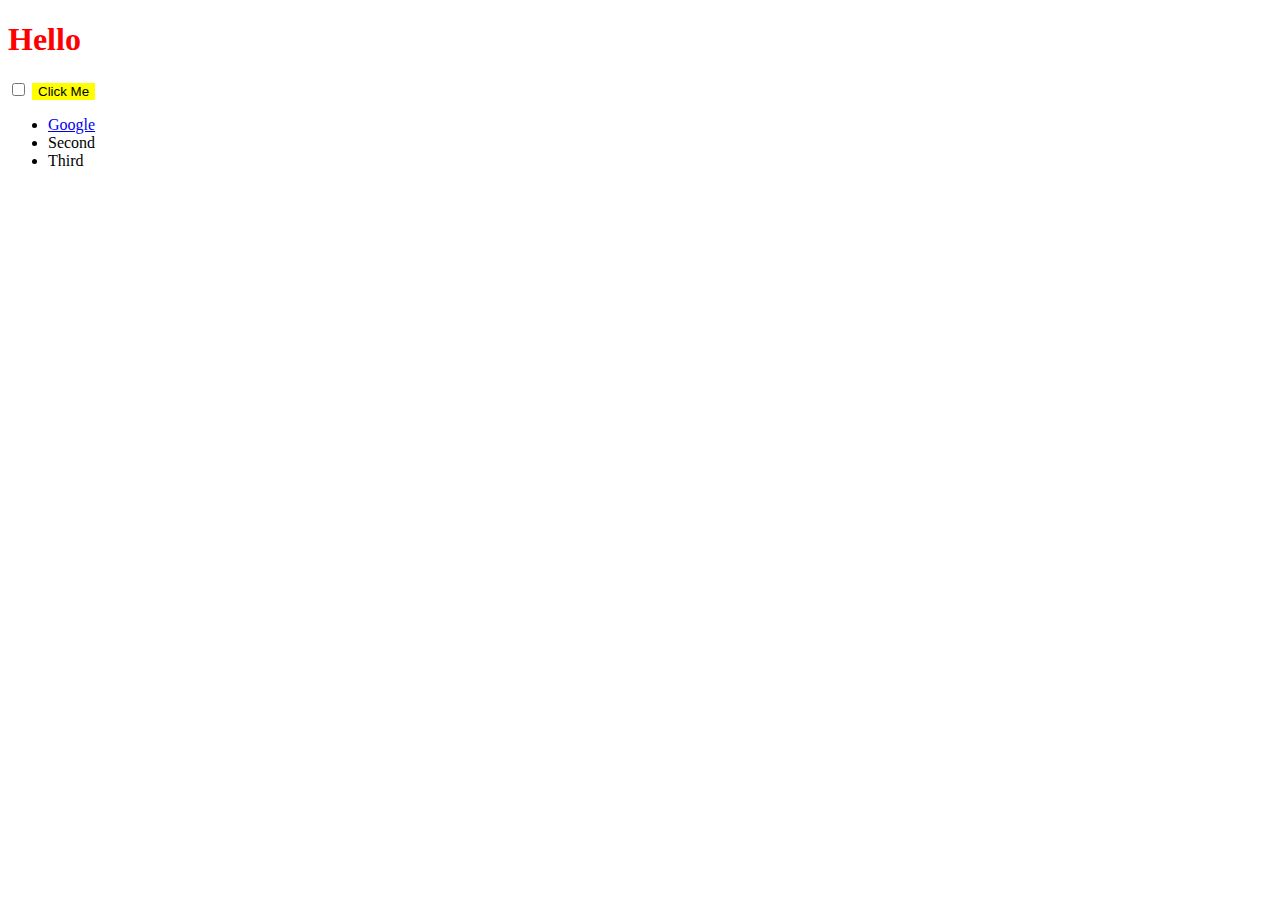
<file: DOM/index.html>
<!DOCTYPE html>
<html lang="en" dir="ltr">
  <head>
    <meta charset="utf-8">
    <title>My Website</title>
    <link rel="stylesheet" href="styles.css">

  </head>
  <body>

    <h1>Hello</h1>

    <input type="checkbox">

    <button style=":active color:red;">Click Me</button>

    <ul>
      <li class="list">
        <a href="https://www.google.com">Google</a>
      </li>
      <li class="list">Second</li>
      <li class="list">Third</li>
    </ul>

    <script src="index.js"></script>
  </body>

</html>
</file>
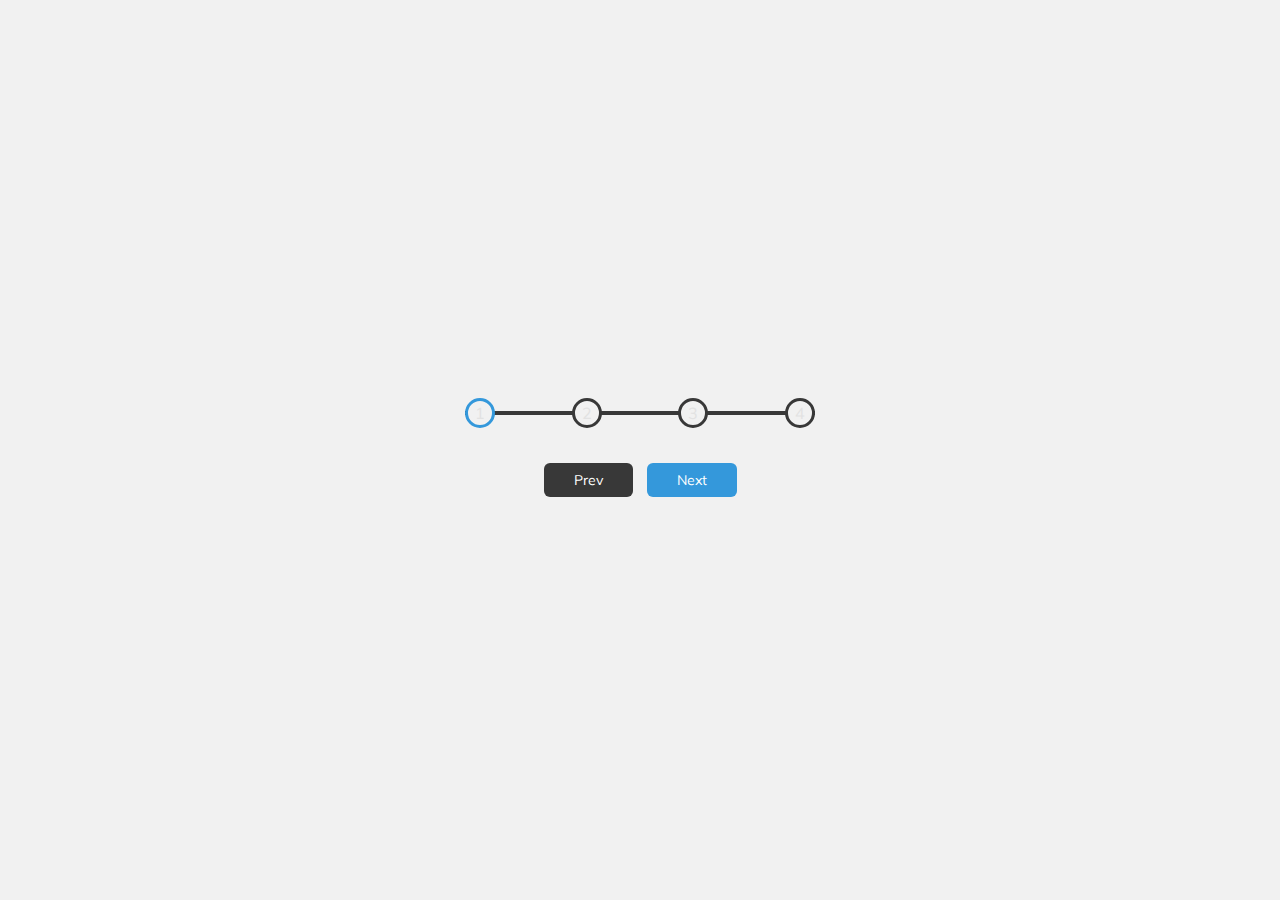
<file: Progress-steps/index.html>
<!DOCTYPE html>
<html lang="en">
  <head>
    <meta charset="UTF-8" />
    <meta name="viewport" content="width=device-width, initial-scale=1.0" />
    <link rel="stylesheet" href="style.css" />
    <title>Progress Steps</title>
  </head>
  <body>
    <div class="container">
      <div class="progress-container">
        <div class="progress" id="progress"></div>
        <div class="circle active">1</div>
        <div class="circle">2</div>
        <div class="circle">3</div>
        <div class="circle">4</div>
      </div>

      <button class="btn" id="prev" disabled>Prev</button>
      <button class="btn" id="next">Next</button>
    </div>
    <script src="script.js"></script>
  </body>
</html>
</file>
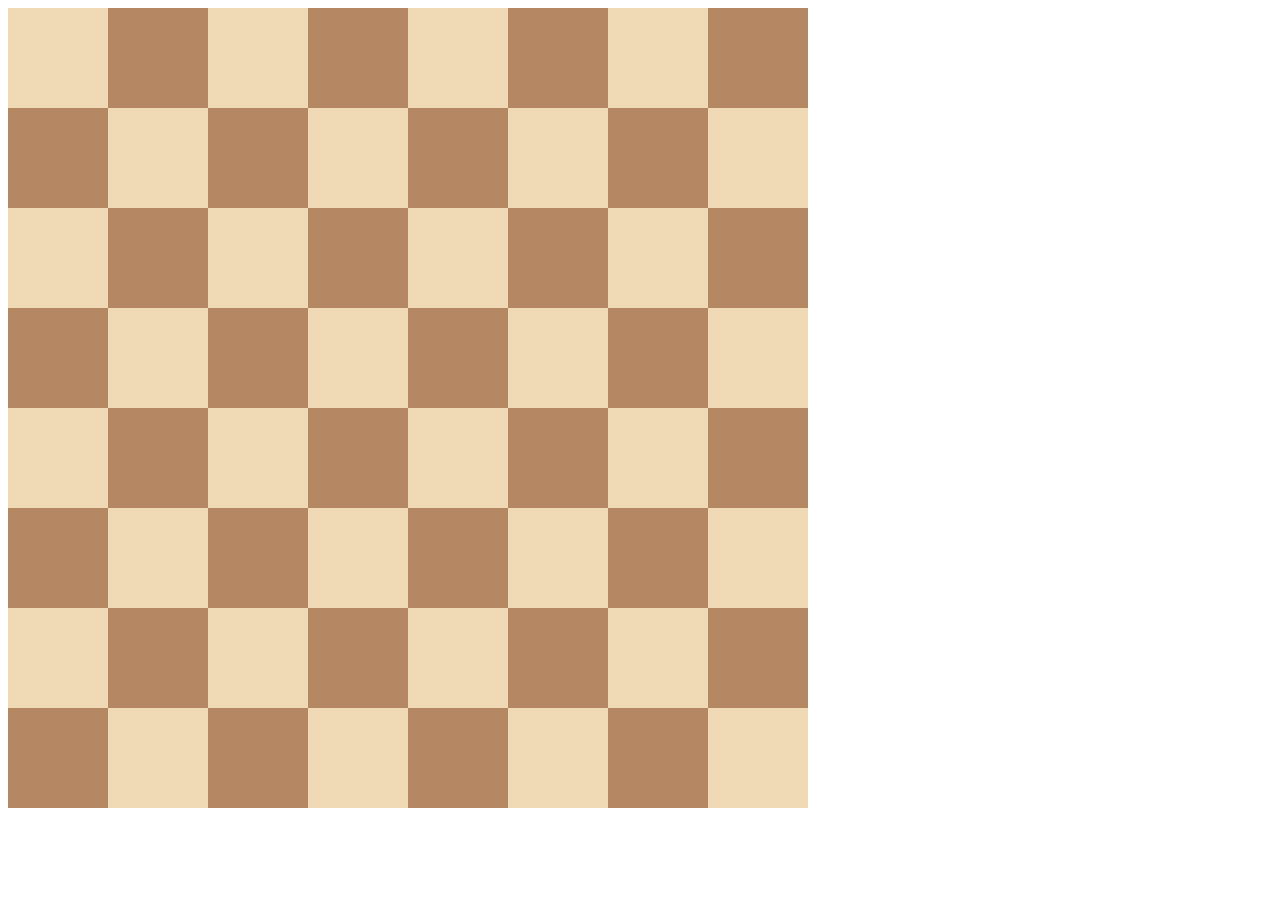
<file: Projects/10.0 Display Grid/index.html>
<!DOCTYPE html>
<html>

<head>
  <title>Chessboard</title>
  <style>
    /* Write your code here */
    /* Each square should be 100px by 100px */
    /* My colours for white: #f0d9b5, black: #b58863 */

    .container{
      display: grid;
      grid-template-columns: repeat(8, 100px);
      grid-template-rows: repeat(8, 100px);
    }

    
    .white {
      background-color: #f0d9b5;
    }

    .black {
      background-color: #b58863;
    }
    
  </style>
</head>

<body>
  <div class="container">
    <div class="white"></div>
    <div class="black"></div>
    <div class="white"></div>
    <div class="black"></div>
    <div class="white"></div>
    <div class="black"></div>
    <div class="white"></div>
    <div class="black"></div>
    <div class="black"></div>
    <div class="white"></div>
    <div class="black"></div>
    <div class="white"></div>
    <div class="black"></div>
    <div class="white"></div>
    <div class="black"></div>
    <div class="white"></div>
    <div class="white"></div>
    <div class="black"></div>
    <div class="white"></div>
    <div class="black"></div>
    <div class="white"></div>
    <div class="black"></div>
    <div class="white"></div>
    <div class="black"></div>
    <div class="black"></div>
    <div class="white"></div>
    <div class="black"></div>
    <div class="white"></div>
    <div class="black"></div>
    <div class="white"></div>
    <div class="black"></div>
    <div class="white"></div>
    <div class="white"></div>
    <div class="black"></div>
    <div class="white"></div>
    <div class="black"></div>
    <div class="white"></div>
    <div class="black"></div>
    <div class="white"></div>
    <div class="black"></div>
    <div class="black"></div>
    <div class="white"></div>
    <div class="black"></div>
    <div class="white"></div>
    <div class="black"></div>
    <div class="white"></div>
    <div class="black"></div>
    <div class="white"></div>
    <div class="white"></div>
    <div class="black"></div>
    <div class="white"></div>
    <div class="black"></div>
    <div class="white"></div>
    <div class="black"></div>
    <div class="white"></div>
    <div class="black"></div>
    <div class="black"></div>
    <div class="white"></div>
    <div class="black"></div>
    <div class="white"></div>
    <div class="black"></div>
    <div class="white"></div>
    <div class="black"></div>
    <div class="white"></div>
  </div>
</body>

</html>
</file>
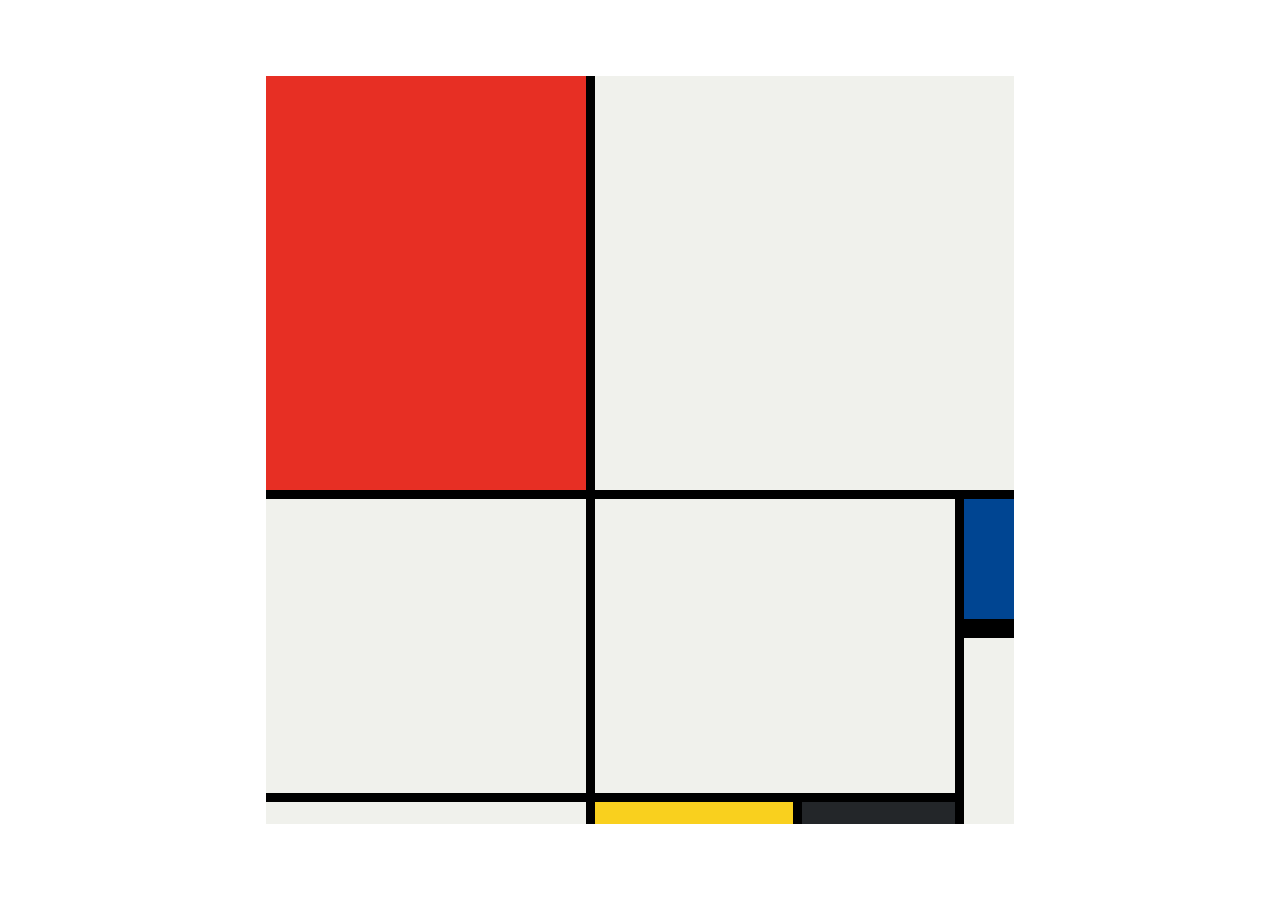
<file: Projects/10.3 Mondrian Project/index.html>
<!DOCTYPE html>
<html lang="en">

<head>
  <meta charset="UTF-8">
  <meta name="viewport" content="width=device-width, initial-scale=1.0">
  <title>Mondrian Project</title>
  <style>
    /* 
    Write your CSS here 
    Line Colour: #000
    White: #F0F1EC
    Red: #E72F24
    Black: #232629
    Blue: #004592
    Yellow: #F9D01E
    */
    body {
      display: flex;
      justify-content: center;
      align-items: center;
      height: 100vh;
      margin: 0;
      padding: 0;
    }

    .container {
      height: 748px;
      width: 748px;
      display: grid;
      background-color: #000;
      grid-template-columns: 320px 198px 153px 50px;
      grid-template-rows: 414px 130px 155px 22px;
      gap: 9px;
    }

    .item {
      background-color: #F0F1EC;
    }

    .red {
      background-color: #E72F24;
    }

    .white1 {
      grid-column: span 3;
    }

    .white2 {
      grid-row: span 2;
    }

    .white3 {
      grid-area: 2 / 2 / 4 /4
    }

    .blue {
      background-color: #004592;
      border-bottom: 10px solid #000;
    }

    .white4 {
      grid-row: span 2;
    }

    .yellow {
      background-color: #F9D01E;
    }

    .black {
      background-color: #232629;
    }
  </style>
</head>

<body>
  <!-- Write your HTML here -->

  <div class="container">
    <div class="item red"></div>
    <div class="item white1"></div>
    <div class="item white2"></div>
    <div class="item white3"></div>

    <div class="item blue"></div>
    <div class="item white4"></div>

    <div class="item"></div>
    <div class="item yellow"></div>
    <div class="item black"></div>
  </div>
</body>

</html>
</file>
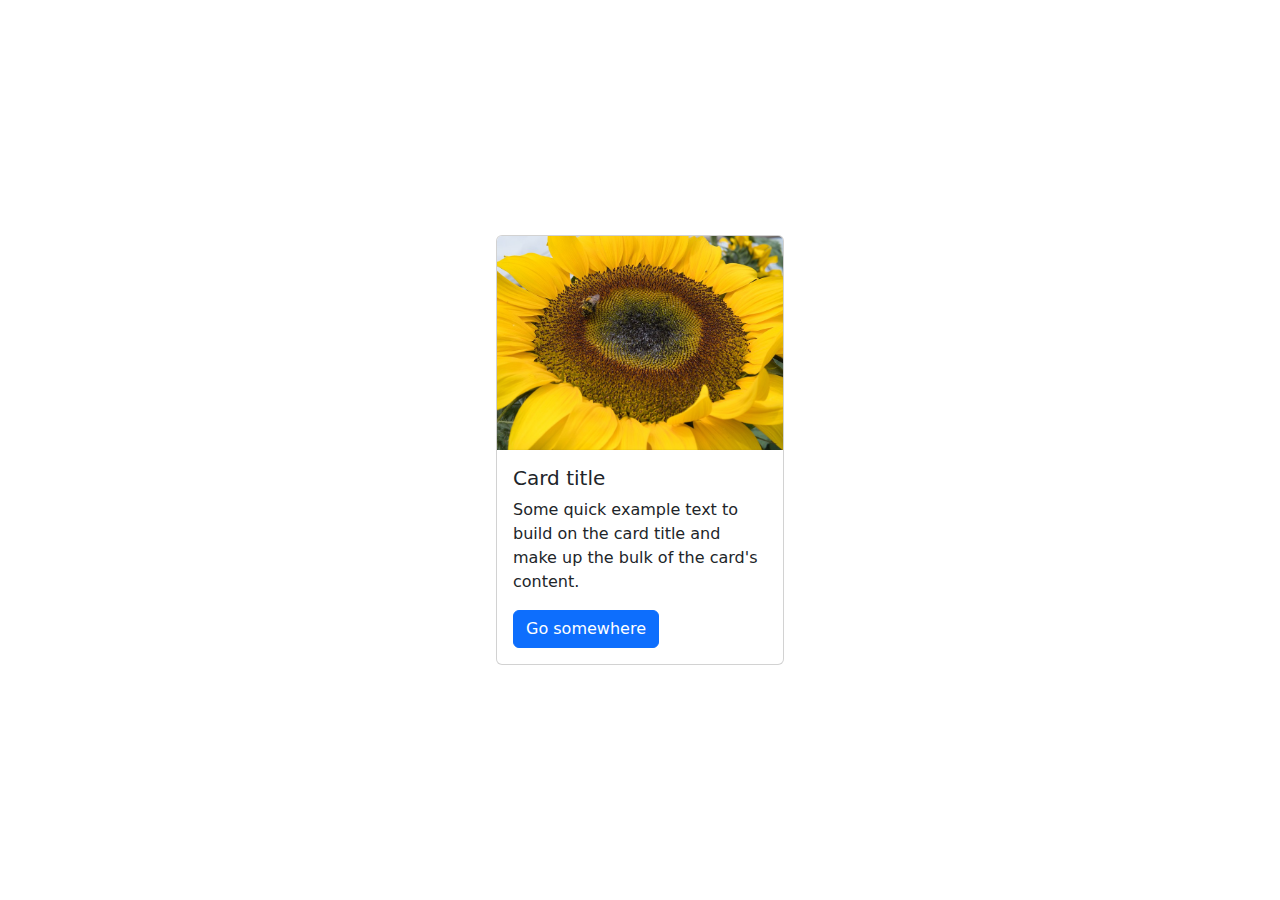
<file: Projects/11.0 Bootstrap Intro/index.html>
<!doctype html>
<html lang="en">

<head>
  <meta charset="utf-8">
  <meta name="viewport" content="width=device-width, initial-scale=1">
  <title>Bootstrap</title>

  <link href="https://cdn.jsdelivr.net/npm/bootstrap@5.3.3/dist/css/bootstrap.min.css" rel="stylesheet" integrity="sha384-QWTKZyjpPEjISv5WaRU9OFeRpok6YctnYmDr5pNlyT2bRjXh0JMhjY6hW+ALEwIH" crossorigin="anonymous">

  <style>
    /* TODO 4: Use flexbox to center the card in the vertical and horizontal center. */

    .flex-container {
      display: flex;
      justify-content: center;
      align-items: center;
      height: 100vh;
      width: 100%;
    }


  </style>
</head>

<body>
  
  <div class="flex-container">


    <div class="card" style="width: 18rem;">
      <img class="card-img-top" src="flower.jpg" alt="Card image cap">
      <div class="card-body">
        <h5 class="card-title">Card title</h5>
        <p class="card-text">Some quick example text to build on the card title and make up the bulk of the card's content.</p>
        <a href="#" class="btn btn-primary">Go somewhere</a>
      </div>
    </div>


  </div>


  <script src="https://cdn.jsdelivr.net/npm/bootstrap@5.3.3/dist/js/bootstrap.bundle.min.js" integrity="sha384-YvpcrYf0tY3lHB60NNkmXc5s9fDVZLESaAA55NDzOxhy9GkcIdslK1eN7N6jIeHz" crossorigin="anonymous"></script>

</body>

</html>
</file>
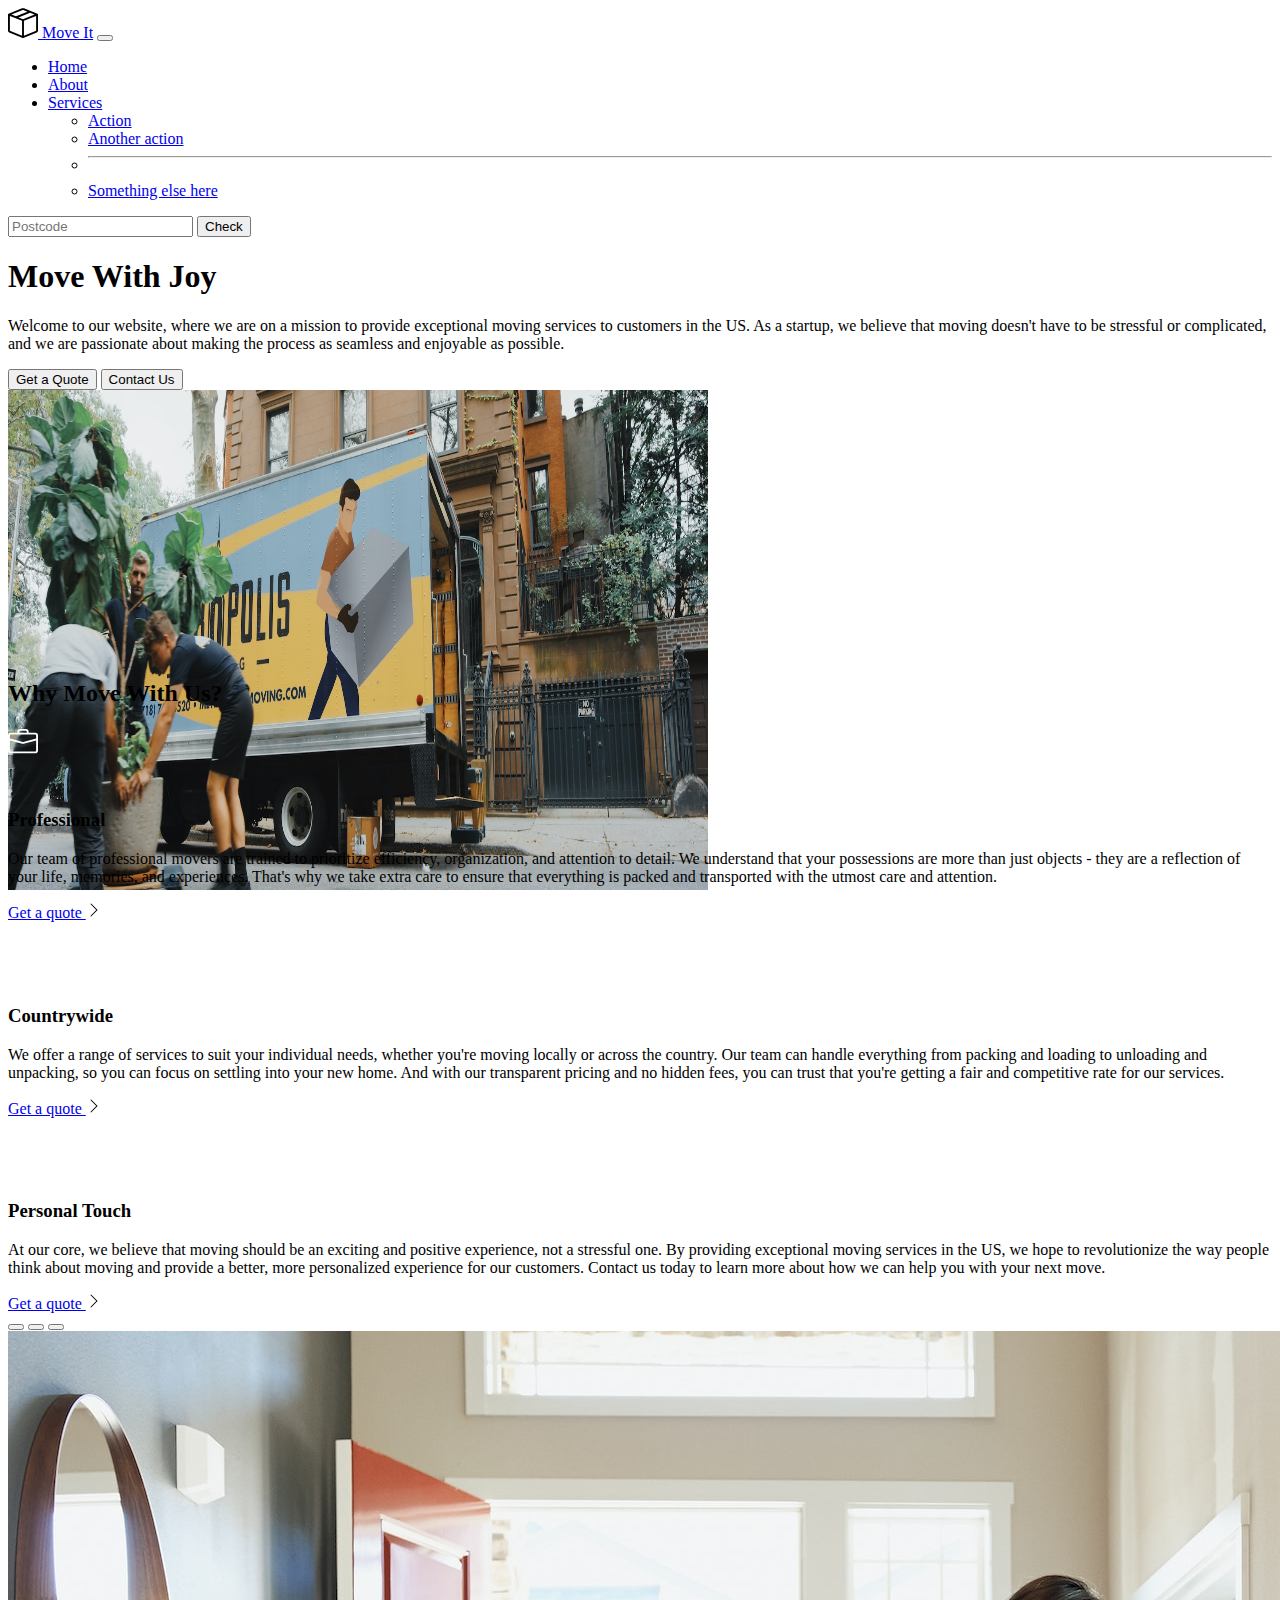
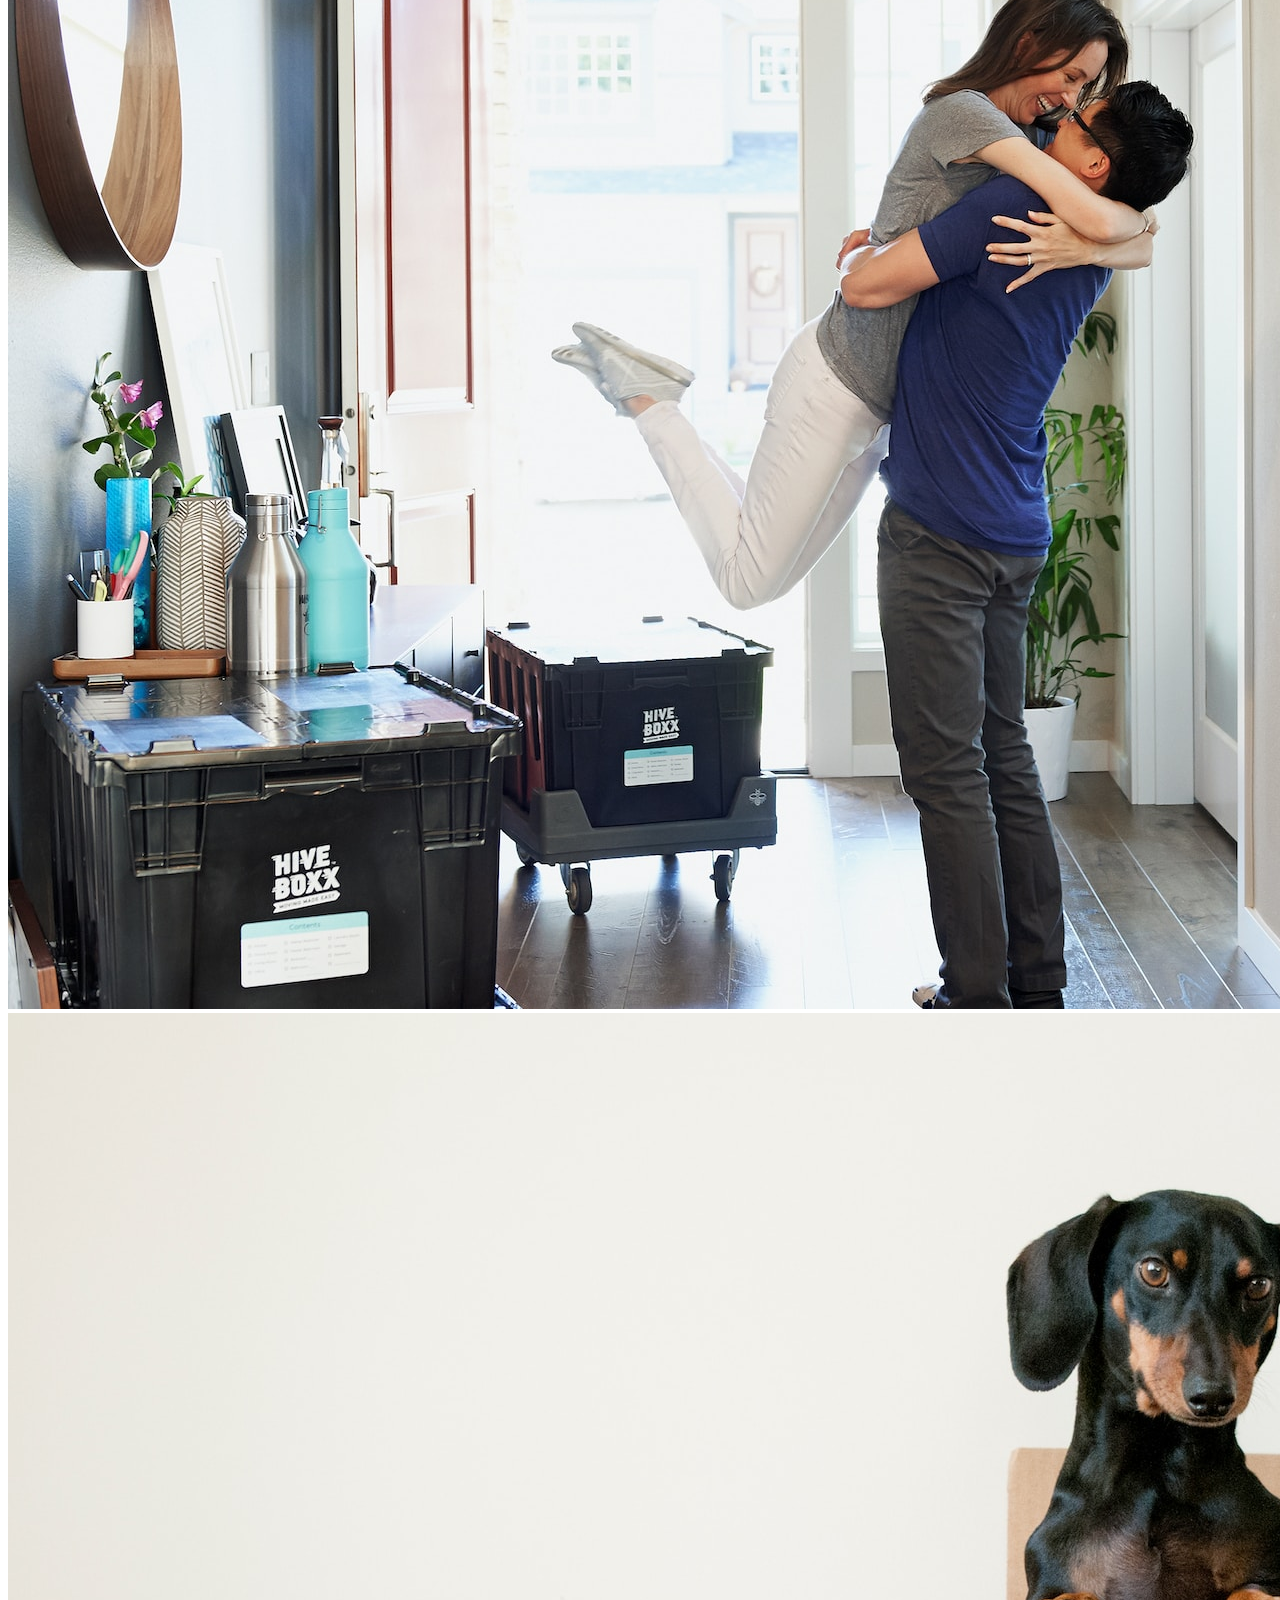
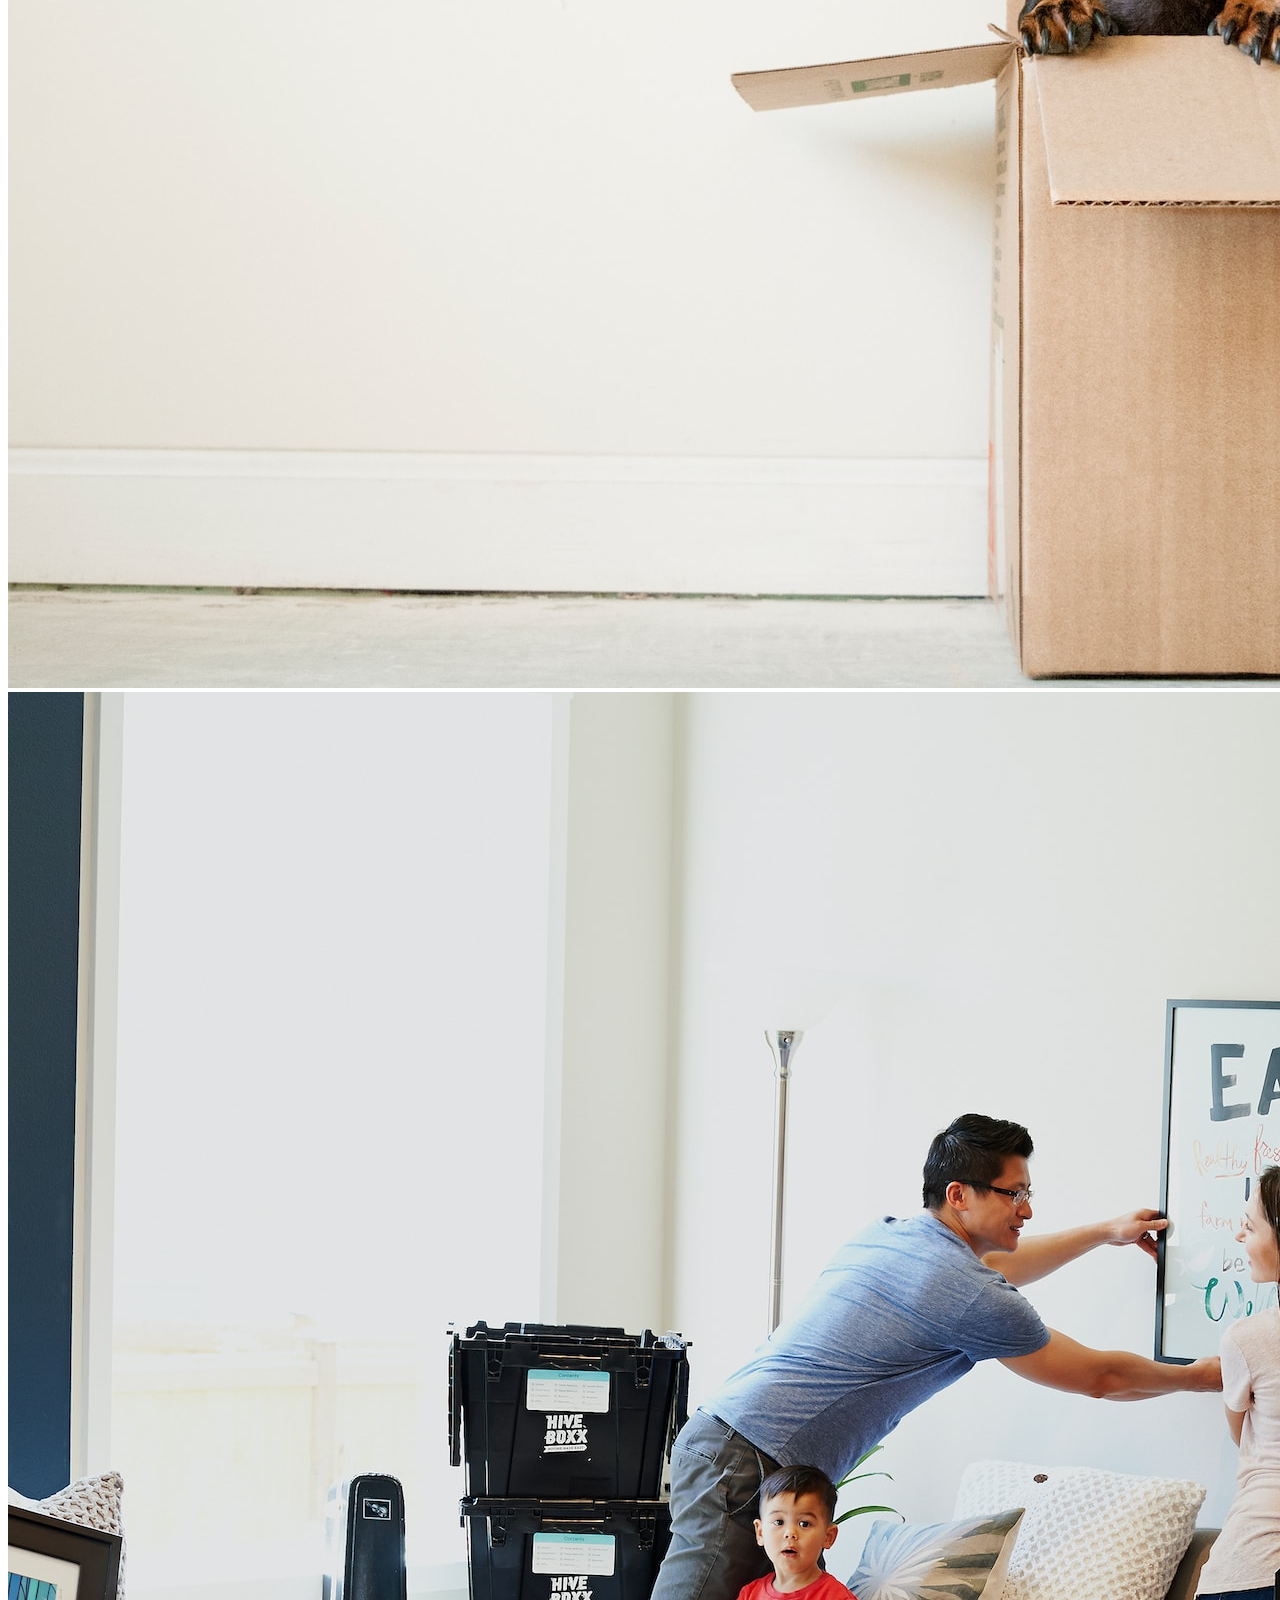
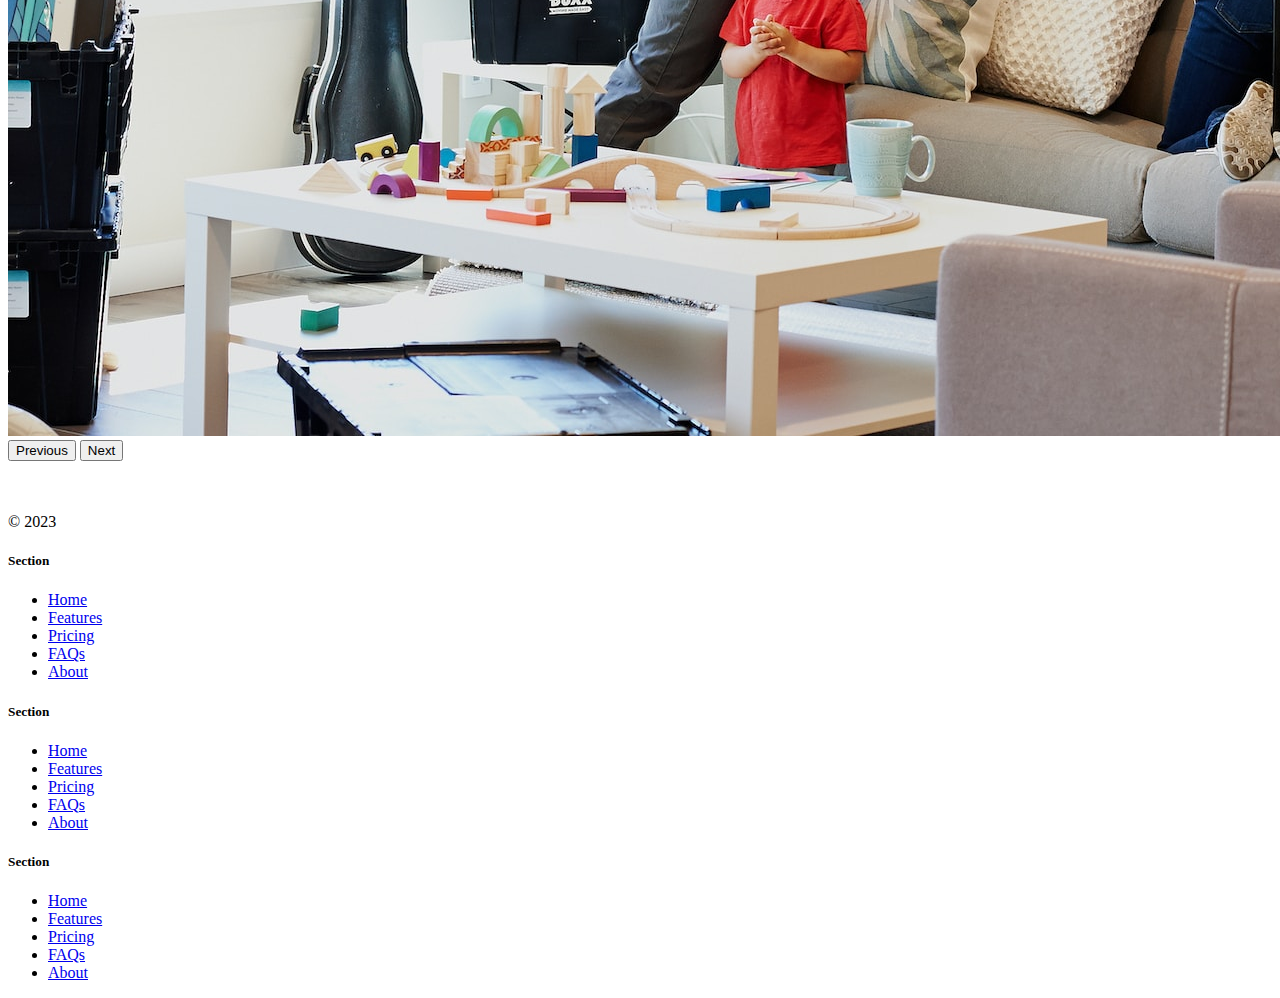
<file: Projects/11.2 Bootstrap Components/index.html>
<!DOCTYPE html>
<html lang="en">

<head>
  <meta charset="UTF-8">
  <meta name="viewport" content="width=device-width, initial-scale=1.0">
  <title>Bootstrap Components</title>
  <link href="https://cdn.jsdelivr.net/npm/bootstrap@5.3.0-alpha2/dist/css/bootstrap.min.css" rel="stylesheet"
    integrity="sha384-aFq/bzH65dt+w6FI2ooMVUpc+21e0SRygnTpmBvdBgSdnuTN7QbdgL+OapgHtvPp" crossorigin="anonymous">
  <style>
    .feature-icon {
      width: 4rem;
      height: 4rem;
      border-radius: 0.75rem;
    }
  </style>
</head>

<body>

  <nav class="navbar navbar-expand-lg bg-body-tertiary">
    <div class="container-fluid">
      <a class="navbar-brand" href="#"><img src="./box-seam.svg" alt="moveit brand icon" height="30"> Move It</a>
      <button class="navbar-toggler" type="button" data-bs-toggle="collapse" data-bs-target="#navbarSupportedContent"
        aria-controls="navbarSupportedContent" aria-expanded="false" aria-label="Toggle navigation">
        <span class="navbar-toggler-icon"></span>
      </button>
      <div class="collapse navbar-collapse" id="navbarSupportedContent">
        <ul class="navbar-nav me-auto mb-2 mb-lg-0">
          <li class="nav-item">
            <a class="nav-link active" aria-current="page" href="#">Home</a>
          </li>
          <li class="nav-item">
            <a class="nav-link" href="#">About</a>
          </li>
          <li class="nav-item dropdown">
            <a class="nav-link dropdown-toggle" href="#" role="button" data-bs-toggle="dropdown" aria-expanded="false">
              Services
            </a>
            <ul class="dropdown-menu">
              <li><a class="dropdown-item" href="#">Action</a></li>
              <li><a class="dropdown-item" href="#">Another action</a></li>
              <li>
                <hr class="dropdown-divider">
              </li>
              <li><a class="dropdown-item" href="#">Something else here</a></li>
            </ul>
          </li>
        </ul>
        <form class="d-flex" role="search">
          <input class="form-control me-2" type="search" placeholder="Postcode" aria-label="Search">
          <button class="btn btn-outline-success" type="submit">Check</button>
        </form>
      </div>
    </div>
  </nav>


  <div class="px-4 pt-5 my-5 text-center border-bottom">
    <h1 class="display-4 fw-bold text-body-emphasis">Move With Joy</h1>
    <div class="col-lg-6 mx-auto">
      <p class="lead mb-4">Welcome to our website, where we are on a mission to provide exceptional moving services to
        customers in the US. As a
        startup, we believe that moving doesn't have to be stressful or complicated, and we are passionate about making
        the
        process as seamless and enjoyable as possible.
      </p>
      <div class="d-grid gap-2 d-sm-flex justify-content-sm-center mb-5">
        <button type="button" class="btn btn-primary btn-lg px-4 me-sm-3">Get a Quote</button>
        <button type="button" class="btn btn-outline-secondary btn-lg px-4">Contact Us</button>
      </div>
    </div>
    <div class="overflow-hidden" style="max-height: 30vh;">
      <div class="container px-5">
        <img src="./moving-van.jpg" class="img-fluid border rounded-3 shadow-lg mb-4" alt="Example image" width="700"
          height="500" loading="lazy">
      </div>
    </div>
  </div>

  <div class="container px-4 py-5" id="featured-3">
    <h2 class="pb-2 border-bottom">Why Move With Us?</h2>
    <div class="row g-4 py-5 row-cols-1 row-cols-lg-3">
      <div class="feature col">
        <div
          class="feature-icon d-inline-flex align-items-center justify-content-center text-bg-primary bg-gradient fs-2 mb-3">
          <img src="./briefcase.svg" alt="briefcase" height="30">
        </div>
        <h3 class="fs-2">Professional</h3>
        <p>Our team of professional movers are trained to prioritize efficiency, organization, and attention to detail.
          We
          understand that your possessions are more than just objects - they are a reflection of your life, memories,
          and
          experiences. That's why we take extra care to ensure that everything is packed and transported with the utmost
          care and
          attention.</p>
        <a href="#" class="icon-link">
          Get a quote
          <img src="./chevron-right.svg" alt="chevron-right">
        </a>
      </div>
      <div class="feature col">
        <div
          class="feature-icon d-inline-flex align-items-center justify-content-center text-bg-primary bg-gradient fs-2 mb-3">
          <img src="./bus-front.svg" alt="bus-front" height="30">
        </div>
        <h3 class="fs-2">Countrywide</h3>
        <p>We offer a range of services to suit your individual needs, whether you're moving locally or across the
          country. Our
          team can handle everything from packing and loading to unloading and unpacking, so you can focus on settling
          into your
          new home. And with our transparent pricing and no hidden fees, you can trust that you're getting a fair and
          competitive
          rate for our services.</p>
        <a href="#" class="icon-link">
          Get a quote
          <img src="./chevron-right.svg" alt="chevron-right">
        </a>
      </div>
      <div class="feature col">
        <div
          class="feature-icon d-inline-flex align-items-center justify-content-center text-bg-primary bg-gradient fs-2 mb-3">
          <img src="./chat-square-heart.svg" alt="chat-square-heart" height="30">
        </div>
        <h3 class="fs-2">Personal Touch</h3>
        <p>At our core, we believe that moving should be an exciting and positive experience, not a stressful one. By
          providing
          exceptional moving services in the US, we hope to revolutionize the way people think about moving and provide
          a better,
          more personalized experience for our customers. Contact us today to learn more about how we can help you with
          your next
          move.</p>
        <a href="#" class="icon-link">
          Get a quote
          <img src="./chevron-right.svg" alt="chevron-right">
        </a>
      </div>
    </div>
  </div>
  <div class="container">
    <div id="carouselExampleIndicators" class="carousel slide">
      <div class="carousel-indicators">
        <button type="button" data-bs-target="#carouselExampleIndicators" data-bs-slide-to="0" class="active"
          aria-current="true" aria-label="Slide 1"></button>
        <button type="button" data-bs-target="#carouselExampleIndicators" data-bs-slide-to="1"
          aria-label="Slide 2"></button>
        <button type="button" data-bs-target="#carouselExampleIndicators" data-bs-slide-to="2"
          aria-label="Slide 3"></button>
      </div>
      <div class="carousel-inner">
        <div class="carousel-item active">
          <img src="./couple.jpg" class="d-block w-100" alt="couple">
        </div>
        <div class="carousel-item">
          <img src="./dog.jpg" class="d-block w-100" alt="dog">
        </div>
        <div class="carousel-item">
          <img src="./family.jpg" class="d-block w-100" alt="family">
        </div>
      </div>
      <button class="carousel-control-prev" type="button" data-bs-target="#carouselExampleIndicators"
        data-bs-slide="prev">
        <span class="carousel-control-prev-icon" aria-hidden="true"></span>
        <span class="visually-hidden">Previous</span>
      </button>
      <button class="carousel-control-next" type="button" data-bs-target="#carouselExampleIndicators"
        data-bs-slide="next">
        <span class="carousel-control-next-icon" aria-hidden="true"></span>
        <span class="visually-hidden">Next</span>
      </button>
    </div>
  </div>

  <div class="container">
    <footer class="row row-cols-1 row-cols-sm-2 row-cols-md-5 py-5 my-5 border-top">
      <div class="col mb-3">
        <a href="/" class="d-flex align-items-center mb-3 link-body-emphasis text-decoration-none">
          <svg class="bi me-2" width="40" height="32">
            <use xlink:href="#bootstrap"></use>
          </svg>
        </a>
        <p class="text-body-secondary">© 2023</p>
      </div>

      <div class="col mb-3">

      </div>

      <div class="col mb-3">
        <h5>Section</h5>
        <ul class="nav flex-column">
          <li class="nav-item mb-2"><a href="#" class="nav-link p-0 text-body-secondary">Home</a></li>
          <li class="nav-item mb-2"><a href="#" class="nav-link p-0 text-body-secondary">Features</a></li>
          <li class="nav-item mb-2"><a href="#" class="nav-link p-0 text-body-secondary">Pricing</a></li>
          <li class="nav-item mb-2"><a href="#" class="nav-link p-0 text-body-secondary">FAQs</a></li>
          <li class="nav-item mb-2"><a href="#" class="nav-link p-0 text-body-secondary">About</a></li>
        </ul>
      </div>

      <div class="col mb-3">
        <h5>Section</h5>
        <ul class="nav flex-column">
          <li class="nav-item mb-2"><a href="#" class="nav-link p-0 text-body-secondary">Home</a></li>
          <li class="nav-item mb-2"><a href="#" class="nav-link p-0 text-body-secondary">Features</a></li>
          <li class="nav-item mb-2"><a href="#" class="nav-link p-0 text-body-secondary">Pricing</a></li>
          <li class="nav-item mb-2"><a href="#" class="nav-link p-0 text-body-secondary">FAQs</a></li>
          <li class="nav-item mb-2"><a href="#" class="nav-link p-0 text-body-secondary">About</a></li>
        </ul>
      </div>

      <div class="col mb-3">
        <h5>Section</h5>
        <ul class="nav flex-column">
          <li class="nav-item mb-2"><a href="#" class="nav-link p-0 text-body-secondary">Home</a></li>
          <li class="nav-item mb-2"><a href="#" class="nav-link p-0 text-body-secondary">Features</a></li>
          <li class="nav-item mb-2"><a href="#" class="nav-link p-0 text-body-secondary">Pricing</a></li>
          <li class="nav-item mb-2"><a href="#" class="nav-link p-0 text-body-secondary">FAQs</a></li>
          <li class="nav-item mb-2"><a href="#" class="nav-link p-0 text-body-secondary">About</a></li>
        </ul>
      </div>
    </footer>
  </div>
  <script src="https://cdn.jsdelivr.net/npm/bootstrap@5.3.0-alpha3/dist/js/bootstrap.bundle.min.js"
    integrity="sha384-ENjdO4Dr2bkBIFxQpeoTz1HIcje39Wm4jDKdf19U8gI4ddQ3GYNS7NTKfAdVQSZe"
    crossorigin="anonymous"></script>
</body>

</html>
</file>
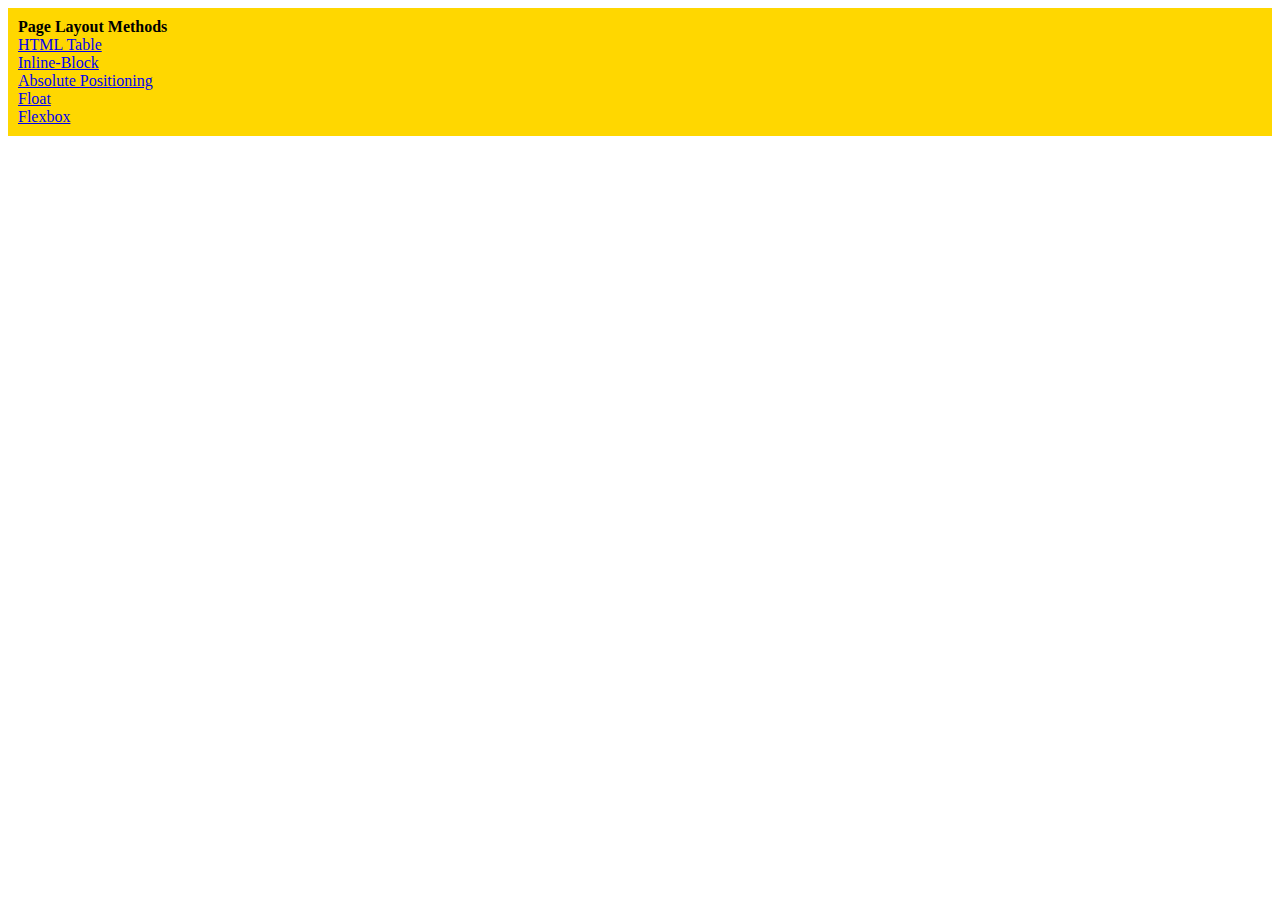
<file: Projects/9.0 Display Flex/index.html>
<!DOCTYPE html>
<html lang="en">

<head>
  <meta charset="UTF-8">
  <meta name="viewport" content="width=device-width, initial-scale=1.0">
  <title>Column Layout Methods</title>
  <style>
    p {
      padding: 0;
      margin: 0;
      font-weight: 700;
    }

    li {
      list-style: none;
    }

    .container {
      padding: 10px;
      background-color: gold;
    }

  </style>
</head>

<body>
  <div class="container">
    <p>Page Layout Methods</p>

    <li><a href="./html-table.html">HTML Table</a></li>
    <li><a href="./inline-block.html">Inline-Block</li>
    <li><a href="./absolute-position.html">Absolute Positioning</li>
    <li><a href="./float.html">Float</li>
    <li><a href="./flex.html">Flexbox</li>

  </div>
</body>

</html>
</file>
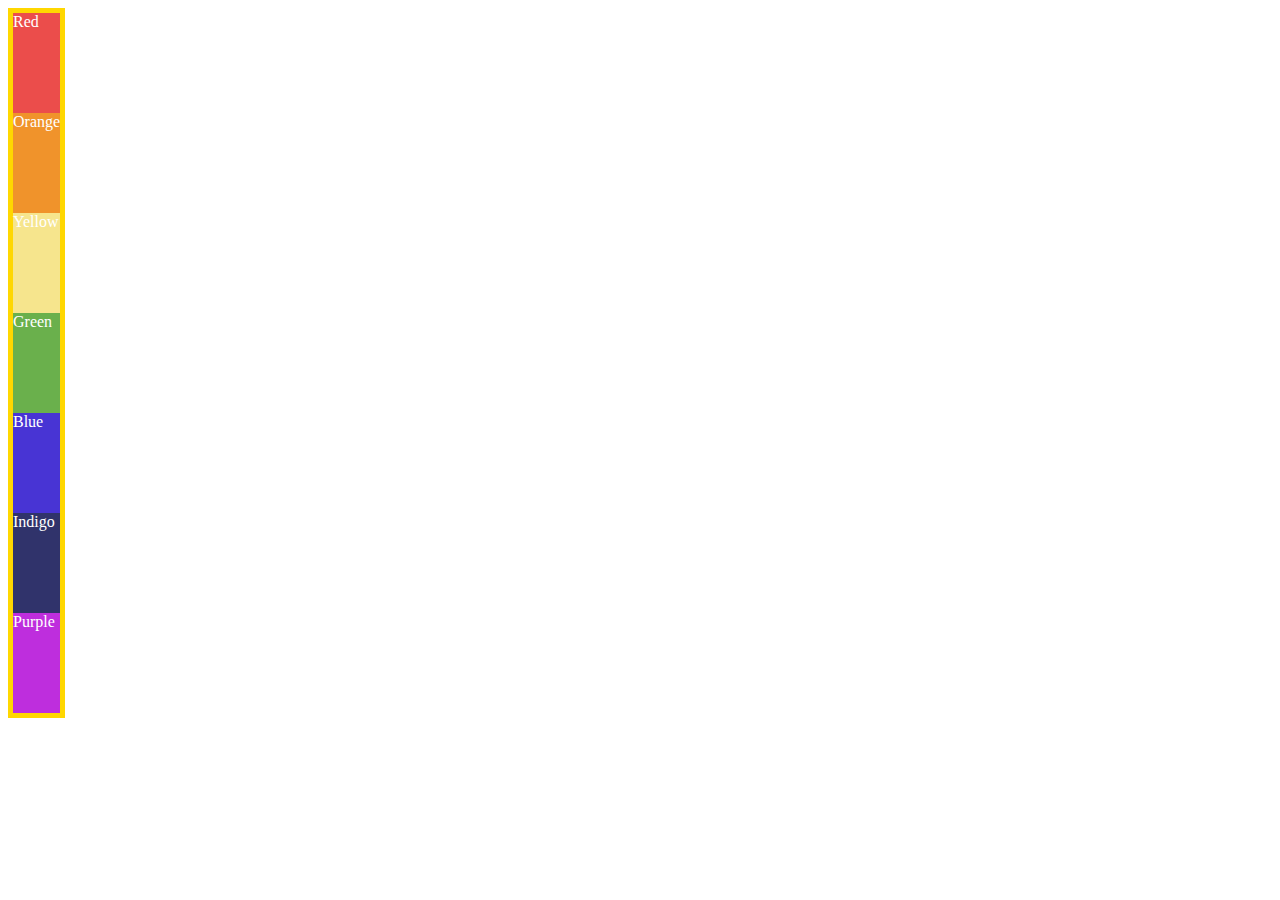
<file: Projects/9.1 Flex Direction/index.html>
<!DOCTYPE html>
<html lang="en">

<head>
  <meta charset="UTF-8">
  <meta name="viewport" content="width=device-width, initial-scale=1.0">
  <title>Flex Direction</title>
  <!-- HINT:
  https://developer.mozilla.org/en-US/docs/Web/CSS/Universal_selectors
  https://developer.mozilla.org/en-US/docs/Learn/CSS/Building_blocks/Selectors/Combinators 
  -->
  <style>
    .container {
      color: white;
      border: 5px solid gold;
      display: inline-flex;
      flex-direction: column;
    }

    .container > * {
      flex-basis: 100px;
    }


    /*
Select all the elements that are the direct
children of the .container class.
    */

    .red {background-color: #eb4d4b;}
    .orange {background-color: #f0932b;}
    .yellow {background-color: #f6e58d;}
    .green {background-color: #6ab04c;}
    .blue {background-color: #4834d4;}
    .indigo {background-color: #30336b;}
    .purple {background-color: #be2edd;}
  </style>
</head>

<body>
  <div class="container">
    <div class="red">Red</div>
    <div class="orange">Orange</div>
    <div class="yellow">Yellow</div>
    <div class="green">Green</div>
    <div class="blue">Blue</div>
    <div class="indigo">Indigo</div>
    <div class="purple">Purple</div>
  </div>
  
</body>

</html>
</file>
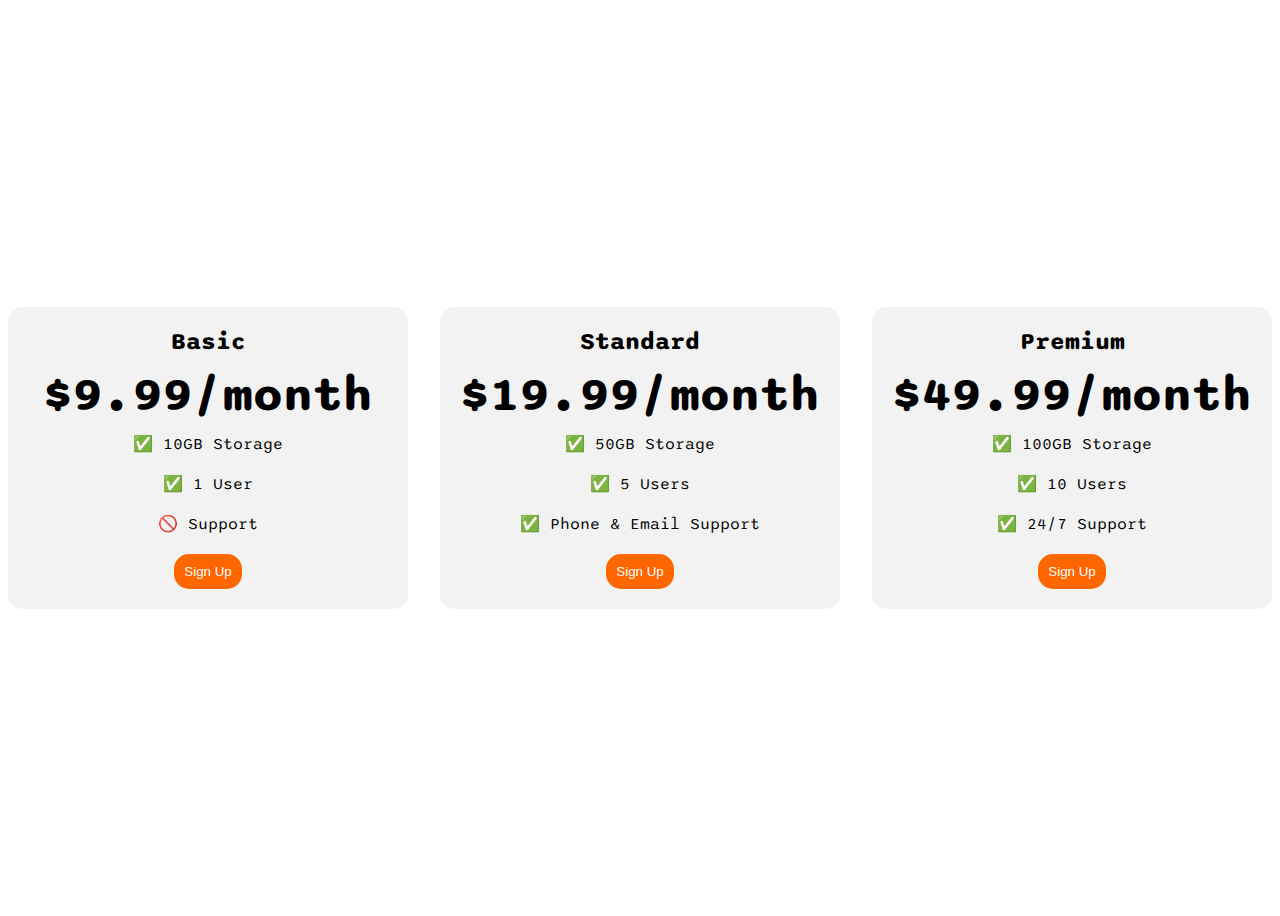
<file: Projects/9.2 Flex Layout/index.html>
<!DOCTYPE html>
<html>
  <head>
    <title>Flexbox Pricing Table</title>
    <link rel="preconnect" href="https://fonts.googleapis.com" />
    <link rel="preconnect" href="https://fonts.gstatic.com" crossorigin />
    <link
      href="https://fonts.googleapis.com/css2?family=Sono:wght@400;700&display=swap"
      rel="stylesheet"
    />
    <style>
      body {
        font-family: "Sono", sans-serif;
      }

      .pricing-container{
        display: flex;
        justify-content: center;
        align-items: center;
        height: 100vh;
        gap: 2rem;
      }

      
    .pricing-plan {
      flex: 1;
      max-width: 400px;
      padding: 20px;
      background-color: #f2f2f2;
      border-radius: 15px;
      text-align: center;
    }

    .plan-title {
      font-size: 24px;
      font-weight: bold;
      margin-bottom: 10px;
    }

    
    .plan-price {
      font-size: 48px;
      font-weight: bold;
      margin-bottom: 10px;
    }

    .plan-features {
      list-style: none;
      padding: 0;
      margin: 0;
    }

    
    .plan-features li {
      margin-bottom: 20px;
    }

    .plan-button {
      padding: 10px;
      background-color: #ff6600;
      color: #fff;
      border-radius: 15px;
      border: none;
    }

      /* Hint: What can you do with a media query and flexbox? */
      @media (max-width: 1250px) {
      }
    </style>
  </head>

  <body>
    <div class="pricing-container">
      <div class="pricing-plan">
        <div class="plan-title">Basic</div>
        <div class="plan-price">$9.99/month</div>
        <ul class="plan-features">
          <li>✅ 10GB Storage</li>
          <li>✅ 1 User</li>
          <li>🚫 Support</li>
        </ul>
        <button class="plan-button">Sign Up</button>
      </div>
      <div class="pricing-plan">
        <div class="plan-title">Standard</div>
        <div class="plan-price">$19.99/month</div>
        <ul class="plan-features">
          <li>✅ 50GB Storage</li>
          <li>✅ 5 Users</li>
          <li>✅ Phone &amp; Email Support</li>
        </ul>
        <button class="plan-button">Sign Up</button>
      </div>
      <div class="pricing-plan">
        <div class="plan-title">Premium</div>
        <div class="plan-price">$49.99/month</div>
        <ul class="plan-features">
          <li>✅ 100GB Storage</li>
          <li>✅ 10 Users</li>
          <li>✅ 24/7 Support</li>
        </ul>
        <button class="plan-button">Sign Up</button>
      </div>
    </div>
  </body>
</html>
</file>
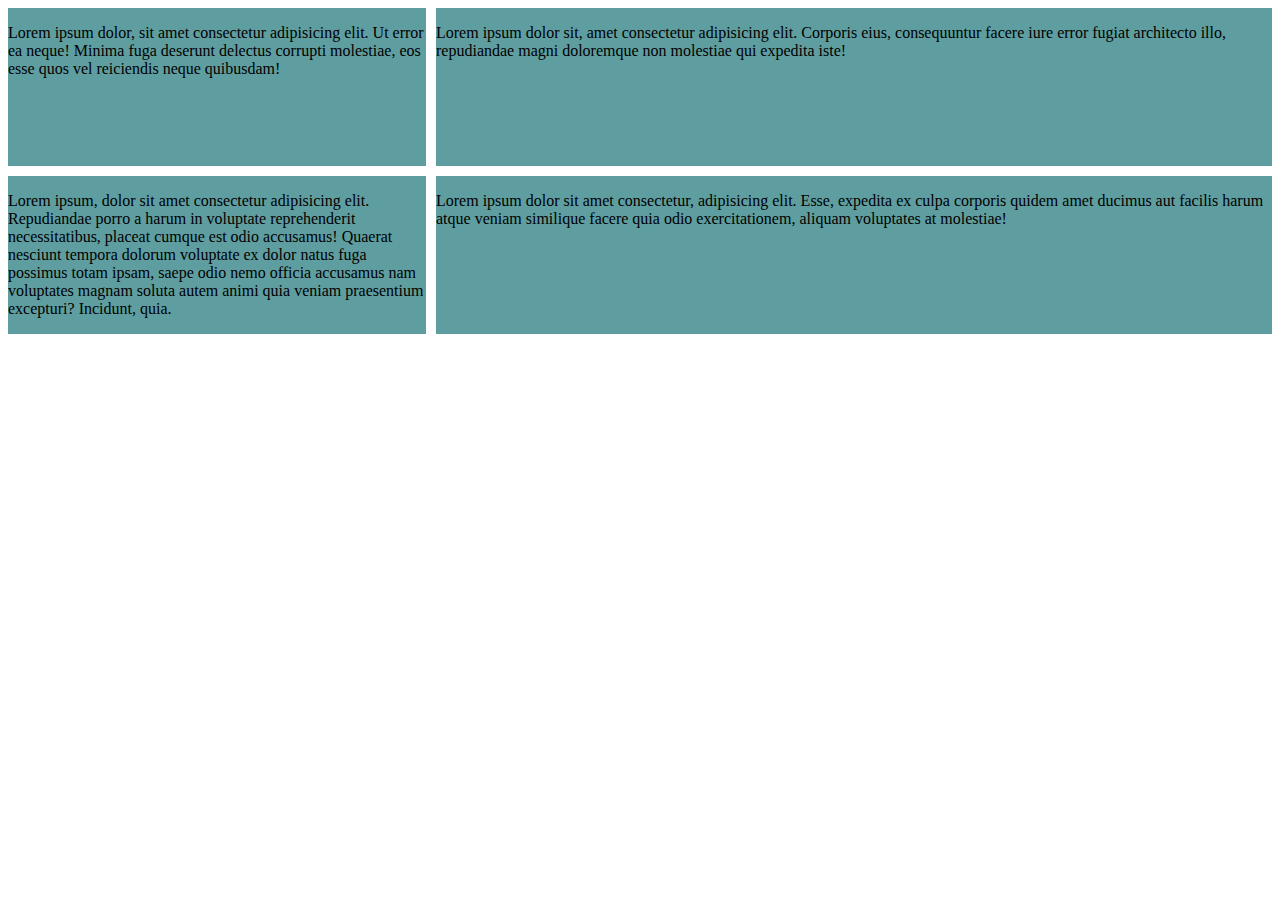
<file: Projects/10.0 Display Grid/example.html>
<!DOCTYPE html>
<html>

<head>
  <title>CSS Grid vs Flexbox</title>
  <style>
    .container {
      display: grid;
      grid-template-columns: 1fr 2fr;
      grid-template-rows: 1fr 1fr;
      gap: 10px
    }

    .container>* {
      background-color: cadetblue;
    }
  </style>
</head>

<body>
  <div class="container">
    <div class="one">
      <p>Lorem ipsum dolor, sit amet consectetur adipisicing elit. Ut error ea neque! Minima fuga deserunt delectus
        corrupti molestiae, eos esse quos vel reiciendis neque quibusdam!</p>
    </div>
    <div class="two">
      <p>Lorem ipsum dolor sit, amet consectetur adipisicing elit. Corporis eius, consequuntur facere iure error fugiat
        architecto illo, repudiandae magni doloremque non molestiae qui expedita iste!</p>
    </div>
    <div class="three">
      <p>Lorem ipsum, dolor sit amet consectetur adipisicing elit. Repudiandae porro a harum in voluptate reprehenderit
        necessitatibus, placeat cumque est odio accusamus! Quaerat nesciunt tempora dolorum voluptate ex dolor natus
        fuga possimus totam ipsam, saepe odio nemo officia accusamus nam voluptates magnam soluta autem animi quia
        veniam praesentium excepturi? Incidunt, quia.</p>
    </div>
    <div>
      <p>Lorem ipsum dolor sit amet consectetur, adipisicing elit. Esse, expedita ex culpa corporis quidem amet ducimus
        aut facilis harum atque veniam similique facere quia odio exercitationem, aliquam voluptates at molestiae!</p>
    </div>
  </div>

</body>

</html>
</file>
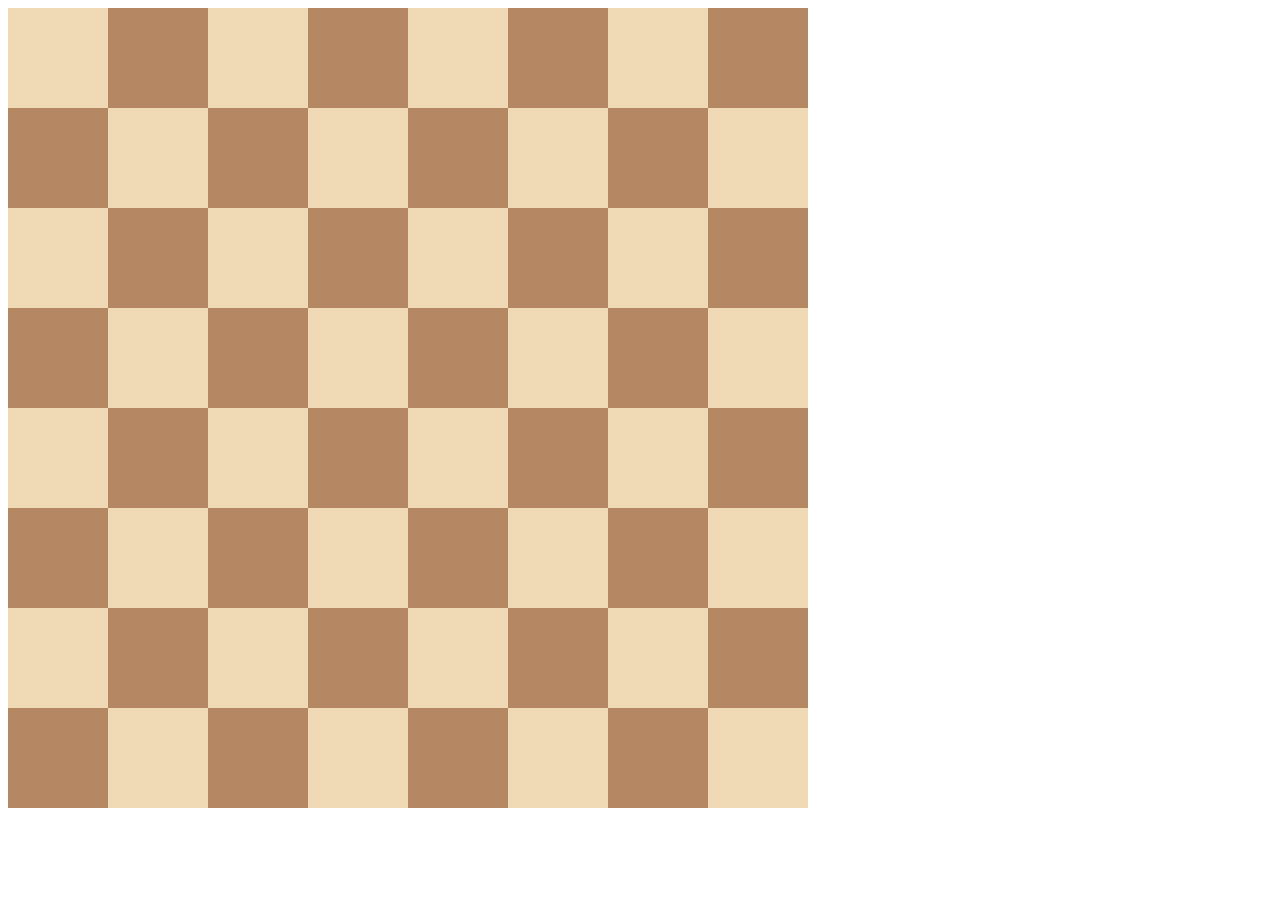
<file: Projects/10.0 Display Grid/solution.html>
<!DOCTYPE html>
<html>

<head>
  <title>Chessboard</title>
  <style>
    .container {
      width: 800px;
      display: grid;
      grid-template-columns: 1fr 1fr 1fr 1fr 1fr 1fr 1fr 1fr;
      grid-template-rows: 1fr 1fr 1fr 1fr 1fr 1fr 1fr 1fr;
    }

    .white {
      height: 100px;
      width: 100px;
      background-color: #f0d9b5;
    }

    .black {
      height: 100px;
      width: 100px;
      background-color: #b58863;
    }
  </style>
</head>

<body>
  <div class="container">
    <div class="white"></div>
    <div class="black"></div>
    <div class="white"></div>
    <div class="black"></div>
    <div class="white"></div>
    <div class="black"></div>
    <div class="white"></div>
    <div class="black"></div>
    <div class="black"></div>
    <div class="white"></div>
    <div class="black"></div>
    <div class="white"></div>
    <div class="black"></div>
    <div class="white"></div>
    <div class="black"></div>
    <div class="white"></div>
    <div class="white"></div>
    <div class="black"></div>
    <div class="white"></div>
    <div class="black"></div>
    <div class="white"></div>
    <div class="black"></div>
    <div class="white"></div>
    <div class="black"></div>
    <div class="black"></div>
    <div class="white"></div>
    <div class="black"></div>
    <div class="white"></div>
    <div class="black"></div>
    <div class="white"></div>
    <div class="black"></div>
    <div class="white"></div>
    <div class="white"></div>
    <div class="black"></div>
    <div class="white"></div>
    <div class="black"></div>
    <div class="white"></div>
    <div class="black"></div>
    <div class="white"></div>
    <div class="black"></div>
    <div class="black"></div>
    <div class="white"></div>
    <div class="black"></div>
    <div class="white"></div>
    <div class="black"></div>
    <div class="white"></div>
    <div class="black"></div>
    <div class="white"></div>
    <div class="white"></div>
    <div class="black"></div>
    <div class="white"></div>
    <div class="black"></div>
    <div class="white"></div>
    <div class="black"></div>
    <div class="white"></div>
    <div class="black"></div>
    <div class="black"></div>
    <div class="white"></div>
    <div class="black"></div>
    <div class="white"></div>
    <div class="black"></div>
    <div class="white"></div>
    <div class="black"></div>
    <div class="white"></div>
  </div>
</body>

</html>
</file>
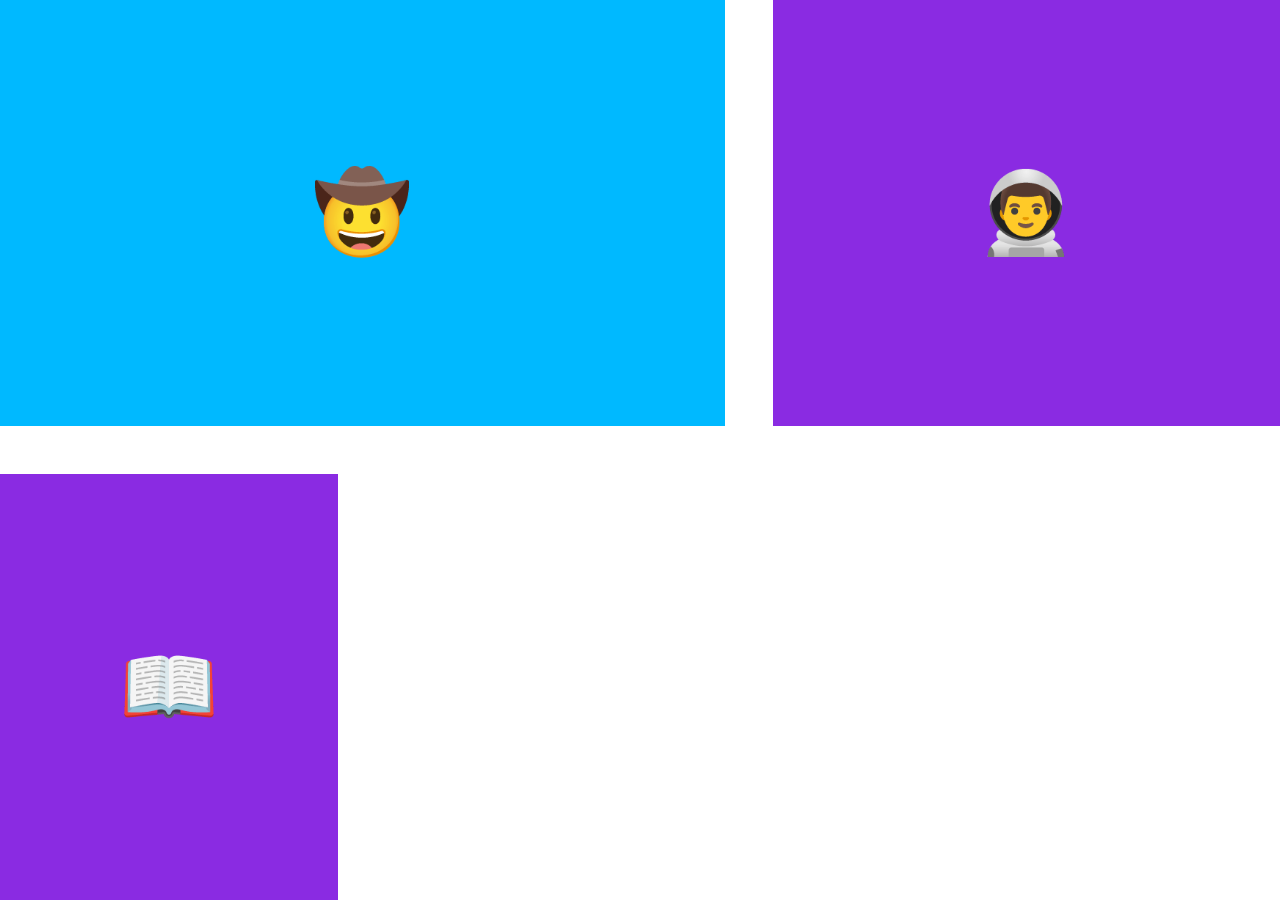
<file: Projects/10.2 Grid Placement/demo1.html>
<!DOCTYPE html>
<html lang="en">

<head>
  <meta charset="UTF-8">
  <meta name="viewport" content="width=device-width, initial-scale=1.0">
  <title>Grid Placement</title>
  <style>
    body {
      padding: 0;
      margin: 0;
    }

    .container {
      height: 100vh;
      display: grid;
      gap: 3rem;
      grid-template-columns: 1fr 1fr 1.5fr;
      grid-template-rows: 1fr 1fr;
    }

    .item {
      font-size: 5rem;
      color: white;
      font-family: Arial, Helvetica, sans-serif;
      background-color: blueviolet;
      display: flex;
      align-items: center;
      justify-content: center;
    }


    .cowboy {
      background-color: #00B9FF;
      grid-column: span 2;
    }
  </style>
</head>

<body>
  <div class="container">
    <div class="item cowboy">🤠</div>
    <div class="item astronaut">👨‍🚀</div>
    <div class="item book">📖</div>
  </div>
</body>

</html>
</file>
<file: DOM/styles.css>
h1 {
  color: red;
}
</file>
<file: Progress-steps/style.css>
@import url('https://fonts.googleapis.com/css?family=Muli&display=swap');

:root {
  --line-border-fill: #3498db;
  --line-border-empty: #383838;

}

* {
  box-sizing: border-box;
}

body {
  background-color: #f1f1f1;
  font-family: 'Muli', sans-serif;
  display: flex;
  align-items: center;
  justify-content: center;
  height: 100vh;
  overflow: hidden;
  margin: 0;
}

.container {
  text-align: center;
}

.progress-container {
  display: flex;
  justify-content: space-between;
  position: relative;
  margin-bottom: 30px;
  max-width: 100%;
  width: 350px;
}

.progress-container::before {
  content: '';
  background-color: var(--line-border-empty);
  position: absolute;
  top: 50%;
  left: 0;
  transform: translateY(-50%);
  height: 4px;
  width: 100%;
  z-index: -1;
}

.progress {
  background-color: var(--line-border-fill);
  position: absolute;
  top: 50%;
  left: 0;
  transform: translateY(-50%);
  height: 4px;
  width: 0%;
  z-index: -1;
  transition: 0.4s ease;
}

.circle {
  background-color: #f1f1f1;
  color:#e2e2e2;
  border-radius: 50%;
  height: 30px;
  width: 30px;
  display: flex;
  align-items: center;
  justify-content: center;
  border: 3px solid var(--line-border-empty);
  transition: 0.4s ease;
}

.circle.active {
  border-color: var(--line-border-fill);
}

.btn {
  background-color: var(--line-border-fill);
  color: #fff;
  border: 0;
  border-radius: 6px;
  cursor: pointer;
  font-family: inherit;
  padding: 8px 30px;
  margin: 5px;
  font-size: 14px;
}

.btn:active {
  transform: scale(0.98);
}

.btn:focus {
  outline: 0;
}

.btn:disabled {
  background-color: var(--line-border-empty);
  cursor: not-allowed;
}
</file>
